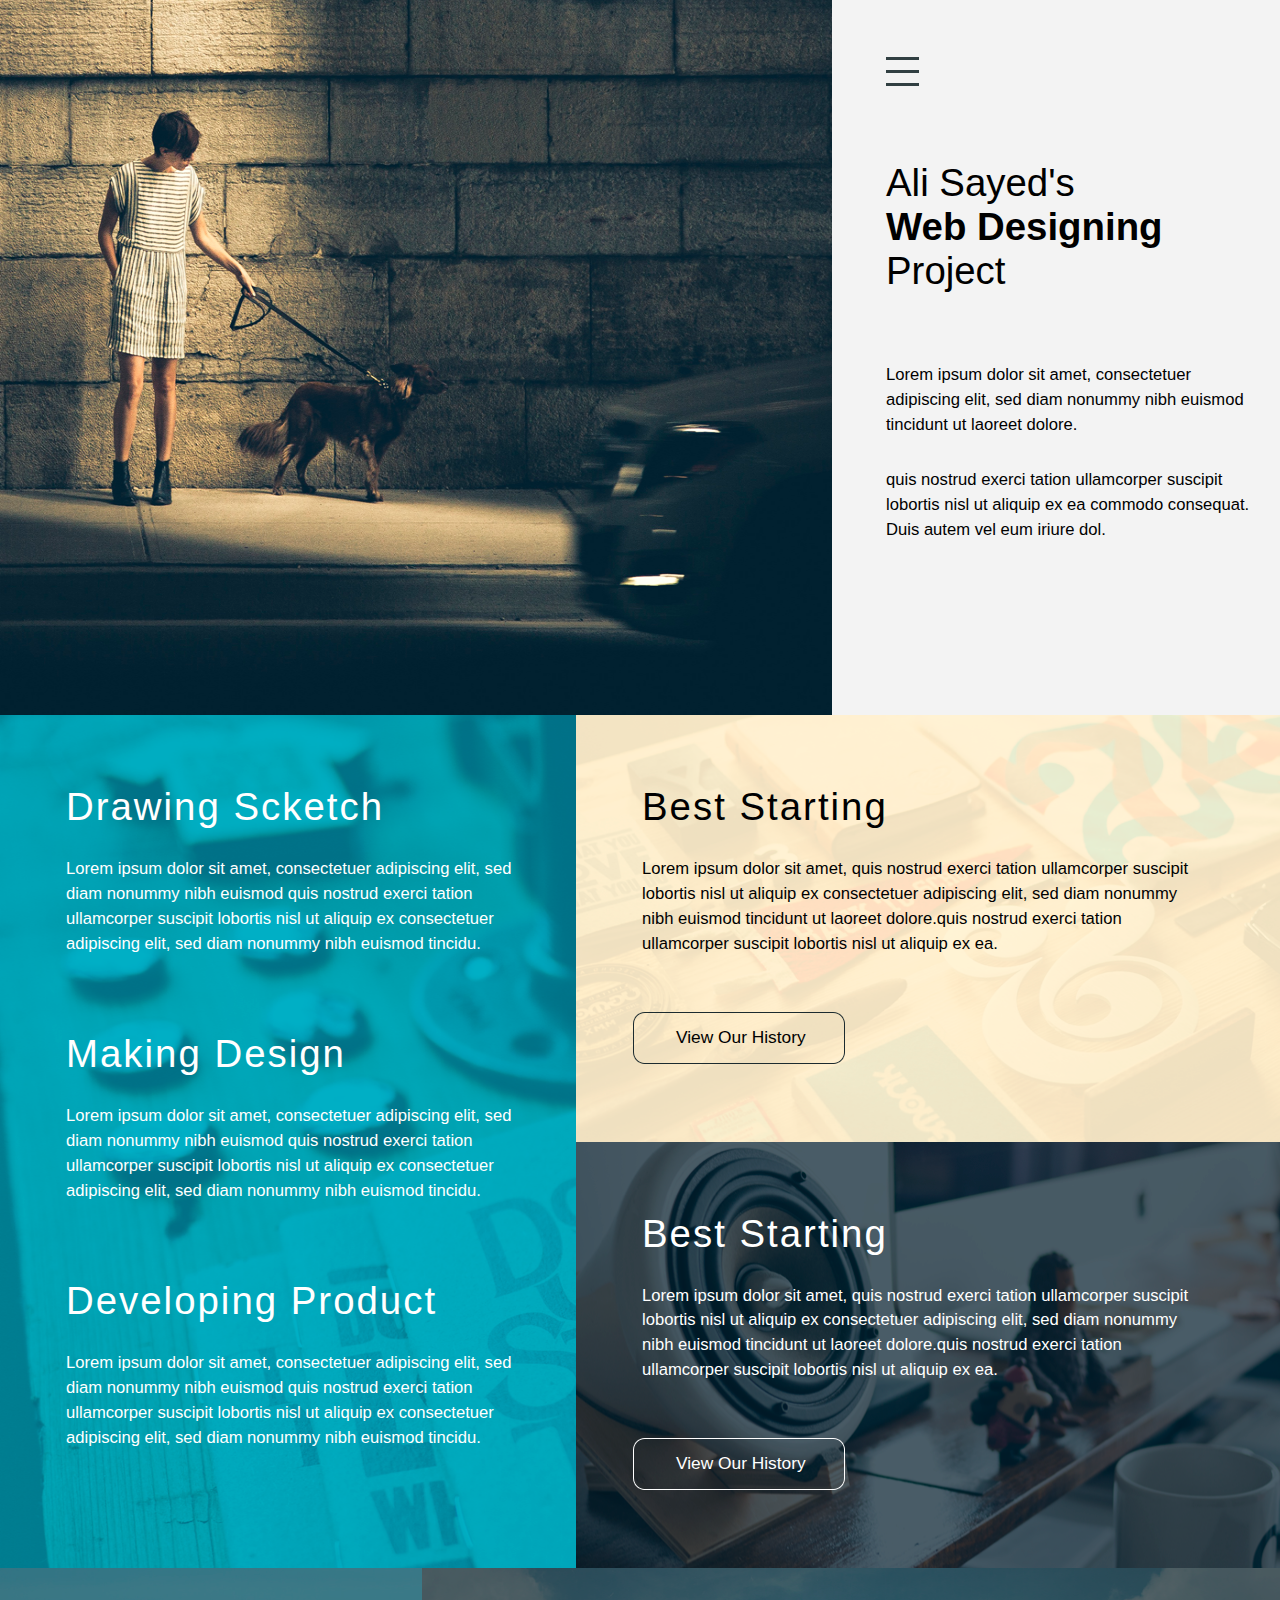
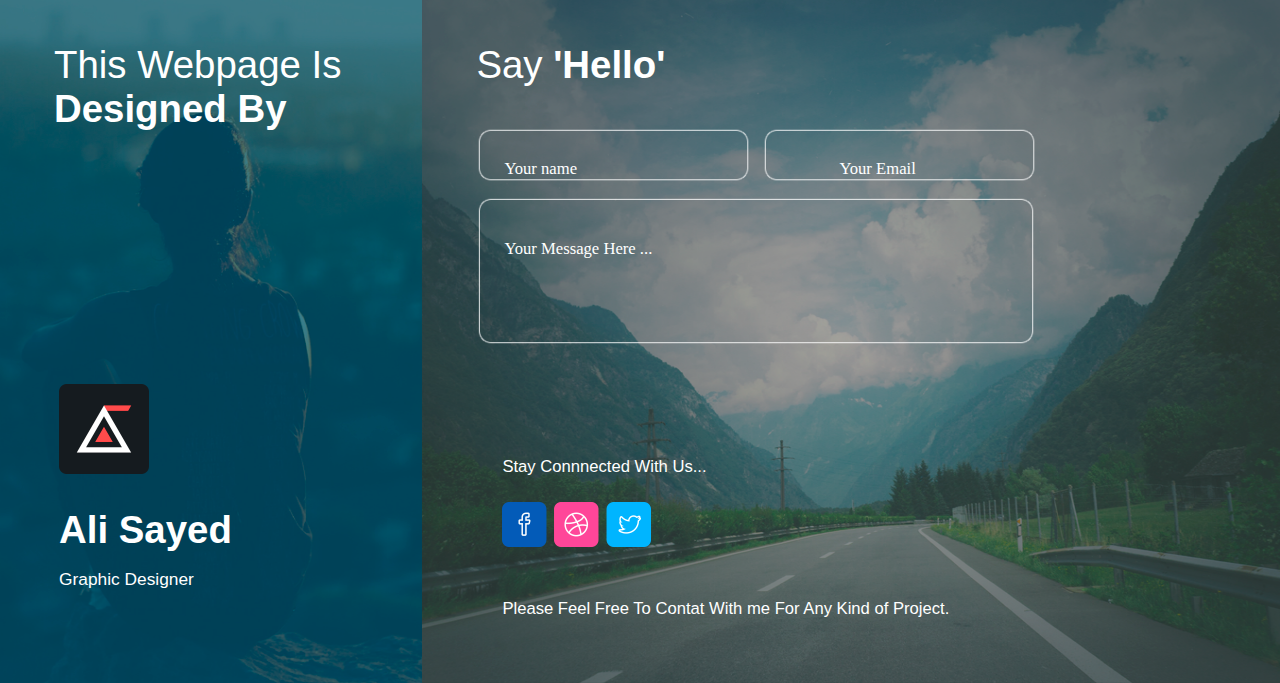
<file: index.html>
<!DOCTYPE html>
<html>
<head>
    <title>Maket-example</title>
    <meta charset="utf-8">
    <link rel="stylesheet" type="text/css" href="styles/block.css">    
</head>
<body class="maket">
	<div class="header">
		<div class="header__left"></div>
		<div class="header__right">
			<a><img class="maket__header-three-lines" src="images/maket__header-three-lines.png"></a>
			<p class="light-font">Ali Sayed's</p>
			<p class="bold-font">Web Designing</p>
			<p class="regular-font">Project</p>
			<p class="paragraph1">
				Lorem ipsum dolor sit amet, consectetuer adipiscing elit, sed diam nonummy nibh euismod tincidunt ut laoreet dolore.
			</p>
			<p class="paragraph2">
				quis nostrud exerci tation ullamcorper suscipit lobortis nisl ut aliquip ex ea commodo consequat. Duis autem vel eum iriure dol.
			</p>
		</div>
	</div>
	<div class="mider">
		<div class="mider__left">
			<p class="regular-font mider-caption1">Drawing <b>Scketch</b></p>
			<p class="paragraph mider-paragraph">
				Lorem ipsum dolor sit amet, consectetuer adipiscing elit, sed diam nonummy nibh euismod quis nostrud exerci tation ullamcorper suscipit lobortis nisl ut aliquip ex consectetuer adipiscing elit, sed diam nonummy nibh euismod tincidu.
			</p>
			<p class="regular-font mider-caption2">Making <b>Design</b></p>
			<p class="paragraph mider-paragraph">
				Lorem ipsum dolor sit amet, consectetuer adipiscing elit, sed diam nonummy nibh euismod quis nostrud exerci tation ullamcorper suscipit lobortis nisl ut aliquip ex consectetuer adipiscing elit, sed diam nonummy nibh euismod tincidu.
			</p>
			<p class="regular-font mider-caption3">Developing <b>Product</b></p>
			<p class="paragraph mider-paragraph">
				Lorem ipsum dolor sit amet, consectetuer adipiscing elit, sed diam nonummy nibh euismod quis nostrud exerci tation ullamcorper suscipit lobortis nisl ut aliquip ex consectetuer adipiscing elit, sed diam nonummy nibh euismod tincidu.
			</p>
		</div>
		<div class="mider__right">
			<div class="mider__right-top">
				<p class="regular-font mider__right-top-caption">Best <b>Starting</b></p>
				<p class="paragraph mider__right-top-paragraph">
				Lorem ipsum dolor sit amet, quis nostrud exerci tation ullamcorper suscipit lobortis nisl ut aliquip ex  consectetuer adipiscing elit, sed diam nonummy nibh euismod tincidunt ut laoreet dolore.quis nostrud exerci tation ullamcorper suscipit lobortis nisl ut aliquip ex ea.
				</p>
				<img class="mider__right-top-image" src="images/maket__middle-right-border-top.png">
				<p class="regular-font mider__right-top-icon-caption">View Our History</p>
			</div>
			<div class="mider__right-bot">
				<p class="regular-font mider__right-top-caption">Best <b>Starting</b></p>
				<p class="paragraph mider__right-top-paragraph">
				Lorem ipsum dolor sit amet, quis nostrud exerci tation ullamcorper suscipit lobortis nisl ut aliquip ex  consectetuer adipiscing elit, sed diam nonummy nibh euismod tincidunt ut laoreet dolore.quis nostrud exerci tation ullamcorper suscipit lobortis nisl ut aliquip ex ea.
				</p>
				<img class="mider__right-top-image" src="images/maket__middle-right-border-bot.png">
				<p class="regular-font mider__right-top-icon-caption">View Our History</p>
			</div>
		</div>
	</div>
	<div class="footer">
		<div class="footer__left">
			<p class="regular-font footer__left-text">This Webpage Is<br>
				<b>Designed By</b></p>

			<img class="footer__left-icon" src="images/maket__footer-left-icon.png">
			<p class="regular-font footer__left-Ali-Sayed"><b>Ali Sayed</b></p>
			<p class="footer__left-Graphic-Designer">Graphic Designer</p>
		</div>
		<div class="footer__right">
			<p class="regular-font footer__right-caption">Say <b>'Hello'</b></p>	
			<img class="footer__right-border-small-1" src="images/maket__footer-right-border-small.png">				
			<img class="footer__right-border-small-2" src="images/maket__footer-right-border-small.png">
			<img class="footer__right-border-big" src="images/maket__footer-right-border-big.png">
			
				<form class="form-1"><input type="text" class="input-1" placeholder="Your name"></form>		
				<form class="form-2"><input type="text" class="input-1" placeholder="Your Email"></form>		
				<form class="form-3"><input type="text" class="input-1" placeholder="Your Message Here ...">

			<p class="paragraph footer__right-footer1">Stay Connnected With Us...</p>
			<div class="block-footer">
				<img src="images/footer__right-footer-img1.png" width="45px" height="45px" class="footer__right-footer-img1">
				<img src="images/footer__right-footer-img2.png" width="45px" height="45px" class="footer__right-footer-img2">
				<img src="images/footer__right-footer-img3.png" width="45px" height="45px" class="footer__right-footer-img3">
				<img src="images/F.png" class="footer__right-footer-icon1">
				<img src="images/ball.png" class="footer__right-footer-icon2">
				<img src="images/bird.png" class="footer__right-footer-icon3">
			</div>
			<p class="paragraph footer__right-footer2">Please Feel Free To Contat With me For Any Kind of Project.</p>
			</div>
		</div>
	</div>
</body>
</html>
</file>
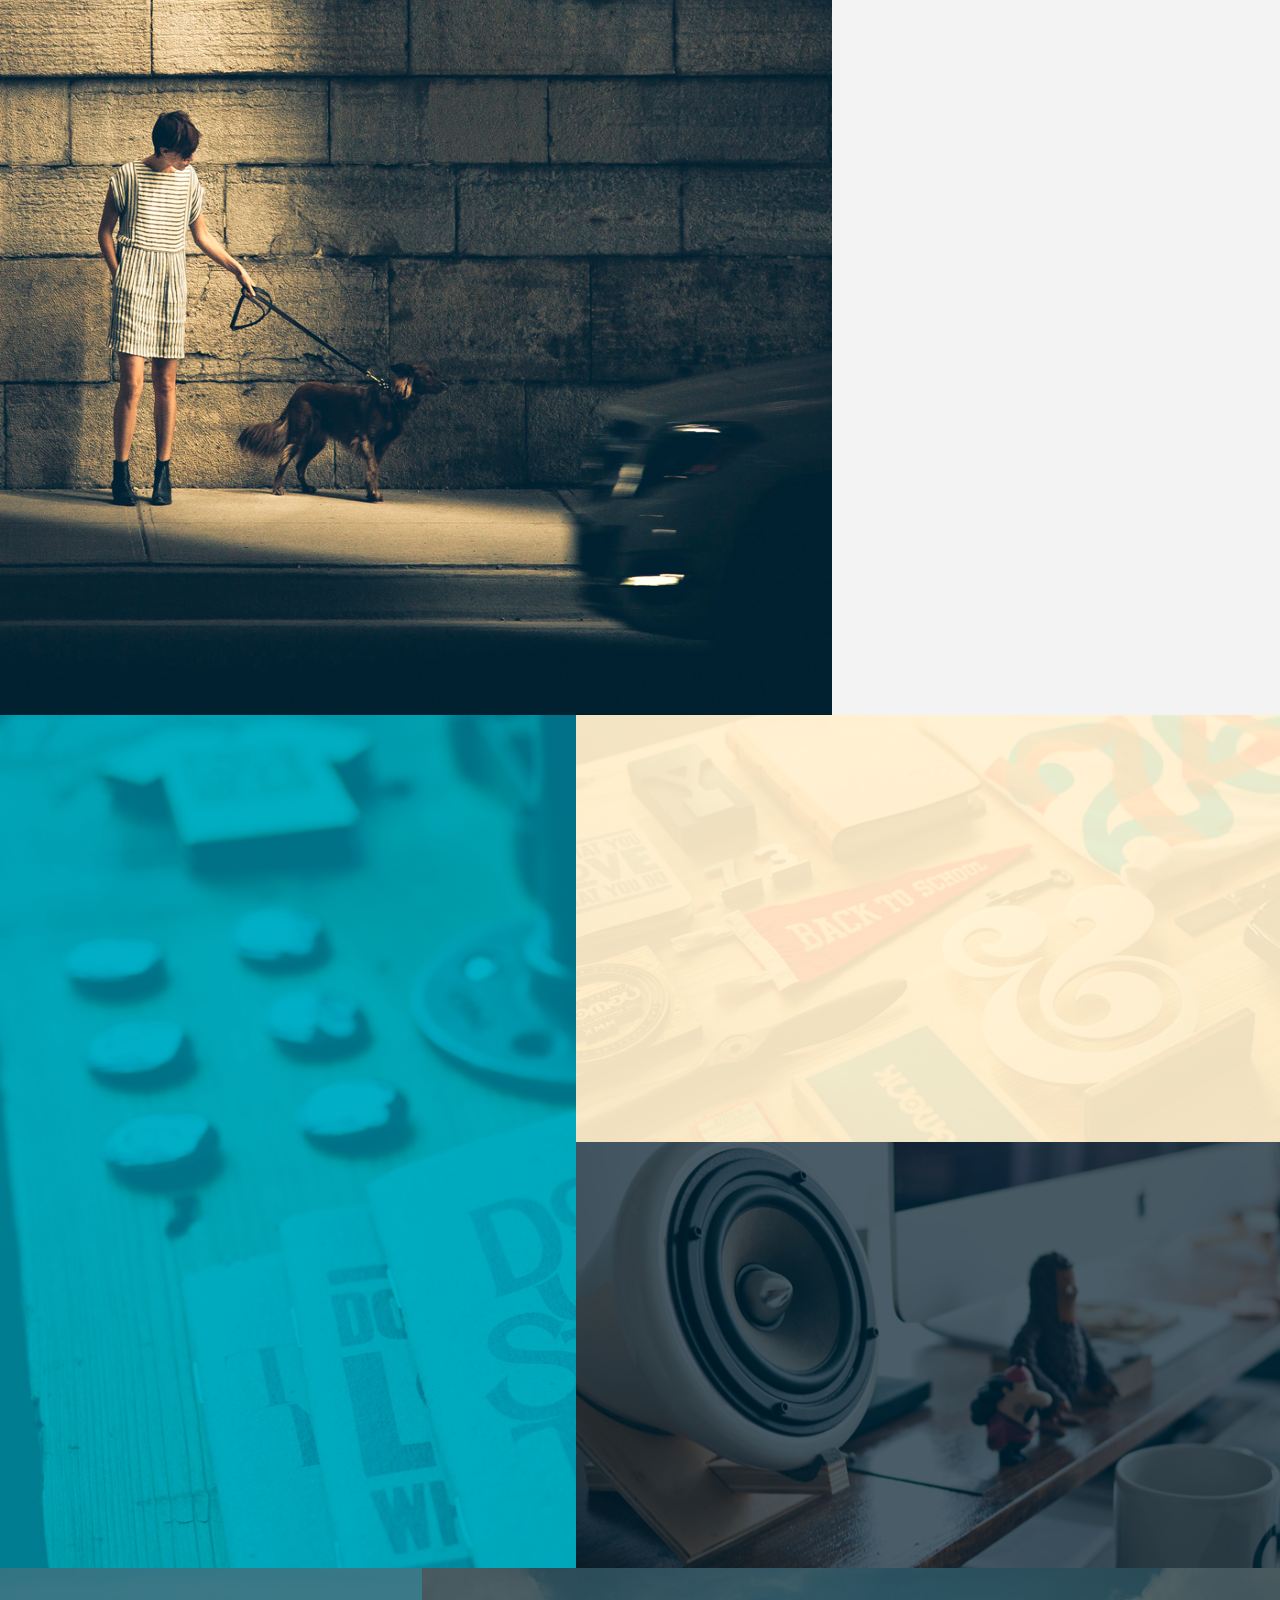
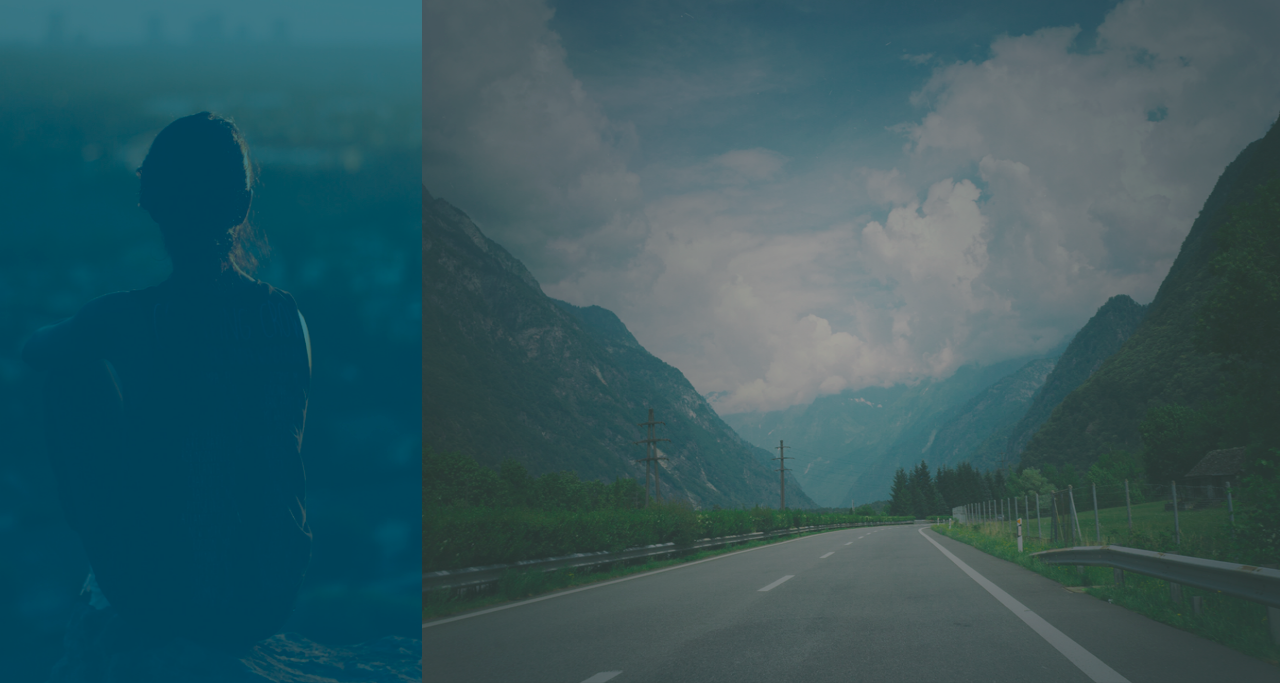
<file: index-block.html>
<!DOCTYPE html>
<html>
<head>
    <title>Maket-example</title>
    <meta charset="utf-8">
    <link rel="stylesheet" type="text/css" href="styles/block.css">    
</head>
<body class="maket">
	<div class="header">
		<div class="header__left"></div>
		<div class="header__right"></div>
	</div>
	<div class="mider">
		<div class="mider__left"></div>
		<div class="mider__right">
			<div class="mider__right-top"></div>
			<div class="mider__right-bot"></div>
		</div>
	</div>
	<div class="footer">
		<div class="footer__left"></div>
		<div class="footer__right"></div>
	</div>
</body>
</html>
</file>
<file: styles/block.css>
* {
    margin: 0;
}

body {
    background-color: #f3f3f3;
}

p {
    font-family: Roboto, Sans-Serif;
    font-size: 18pt;
    display: block;
}

.header {  
    //border: 2px solid red;
    font-size: 0;
    height: 715px;
}

.light-font, .bold-font, .regular-font {
    font-size: 3vw; 
}

.light-font {
    font-weight: lighter;
    margin: 75px 0 0 54px;   
}

.bold-font {
    font-weight: bold;
    margin-left: 54px;
}

.regular-font {
    margin-left: 54px;
}

.paragraph {
    font-size: 1.3vw; 
    line-height: 1.5;    
}

.paragraph1 {
    margin: 70px 0 0 54px;
    font-size: 1.3vw; 
    width: 85%;
    line-height: 1.5;
}

.paragraph2 {
    margin: 30px 0 0 54px;
    font-size: 1.3vw;  
    width: 85%;
    line-height: 1.5;
}

.maket__header-three-lines {
    display: block;
    margin: 57px 54px;
}

.maket__header-three-lines:hover {
    background-color: white;
    cursor: pointer;
}

.header__left {
    background: url(../images/maket__header-left.png) no-repeat;
    background-size: 100% 100%;
    width: 65%;
    height: 100%;
    display: inline-block;
}

.header__right {
    //background-image: url(../images/2.png);
    width: 35%;
    display: inline-block;
    vertical-align: top;
}

.mider {  
    font-size: 0;
    height: 853px;
}

.mider__left {
    background: url(../images/maket__middle-left.png) no-repeat;
    background-size: 100% 100%;
    width: 45%;
    height: 100%;
    display: inline-block;
    vertical-align: top;
    color: white;
}

.mider-caption1{
    margin: 70px 0 0 66px;
    letter-spacing: 2px;
    font-weight: 300;
}

.mider-caption2{
    margin: 80px 0 0 66px;;
    letter-spacing: 2px;
    font-weight: 300;
}

.mider-caption3{
    margin: 80px 0 0 66px;;
    letter-spacing: 2px;
    font-weight: 300;
}

.mider-paragraph {
   margin: 28px 0 0 66px; 
   width: 80%;
   height: 95px;
}

.mider__right {
    display: inline-block;
    width: 55%;
    height: 100%;
}

.mider__right-top {
    background-image: url(../images/maket__middle-right-top.png);
    background-size: 100% 100%;
    width: 100%;
    height: 50%;
}

.mider__right-top-caption {
    display: inline-block;
    letter-spacing: 2px;
    font-weight: 300;
    margin: 70px 0 0 66px;
}

.mider__right-top-paragraph {    
   margin: 28px 0 0 66px; 
   width: 80%;
}

.mider__right-top-image {
    margin: 53px 0 0 55px;
}

.mider__right-top-icon-caption {
    margin: -39px 0 0 100px;
    font-size: 13pt;
}

.mider__right-top-icon-caption:hover {
    color: #948282;
    cursor: pointer;
}

.mider__right-bot {
    background-image: url(../images/maket__middle-right-bot.png);
    width: 100%;
    height: 50%; 
    color: white;
}

.footer {
    height: 715px;
    font-size: 0;
}

.footer__left {
    background-image: url(../images/maket__footer-left.png);
    background-size: 100% 100%;
    width: 33%;
    height: 100%; 
    display: inline-block;
    vertical-align: top;
    color: white;
}

.footer__left-text {
    margin-top: 75px;
}

.footer__left-icon {
    margin: 253px 0 0 59px;
}

.footer__left-Ali-Sayed {
    margin: 34px 0 0 59px;
}

.footer__left-Graphic-Designer {    
    margin: 17px 0 0 59px;
    font-size: 13pt;
}

.footer__right {
    background-image: url(../images/maket__footer-right.png);
    background-size: 100% 100%;
    width: 67%;
    height: 100%; 
    display: inline-block;
    position: relative;
    color: white;
}

.footer__right-caption {      
    margin-top: 75px;
}

.footer__right-border-small-1, .footer__right-border-small-2 {
    width: 31.8%;
}

.footer__right-border-small-1 {
    margin: 41px 0 0 55px;
}

.footer__right-border-small-2 {
    margin-left: 13px;
}

.footer__right-border-big {
    margin: 15px 0 0 55px;
    width: 65%;
}

.input-1 {
    background-color: transparent;
    border-width: 2px;  
    font: Roboto, Sans-Serif;
    font: 100 13pt Roboto;
    font-size: 1.3vw;
    border-width: 0;
    color: white;
}

::placeholder { /* Most modern browsers support this now. */
   color: #FFF;
}

.form-1 {
    position: absolute;
    left: 80px;
    top: 190px;
}

.form-2 {
    position: absolute;
    left: 415px;
    top: 190px;
}

.form-3 {
    position: absolute;
    left: 80px;
    top: 270px;
}

.footer__right-footer1 {
    margin-top: 195px;
}

.footer__right-footer-img1 {
    margin-top: 22px;
}

.footer__right-footer-img2 {
    margin-left: 7px;
}

.footer__right-footer-img3 {
    margin-left: 7px;
}

.footer__right-footer2 {
    margin-top: 50px;
}

.block-footer {
    position: relative;
}

.footer__right-footer-icon1 {
    position: absolute;
    margin: 32px 0 0 -133px;
}

.footer__right-footer-icon2 {
    position: absolute;
    margin: 32px 0 0 -87px;
}

.footer__right-footer-icon3 {
    position: absolute;
    margin: 35px 0 0 -33px;
}
</file>
